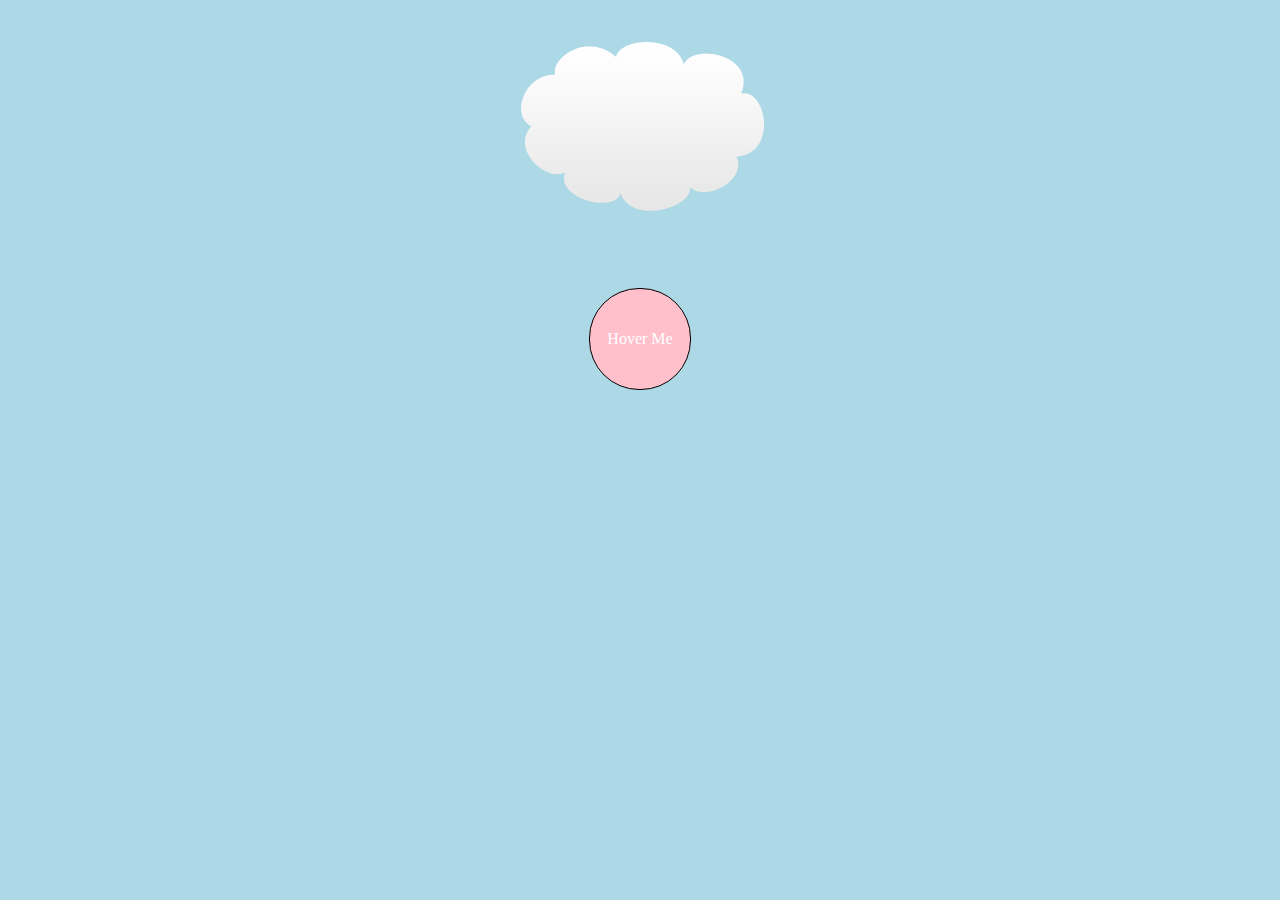
<file: index.html>
<!DOCTYPE html>
<head>
  <title>Basket Example</title>
  <link href="style.css" rel="stylesheet" type="text/css" />
</head>
<body>
  <div class="wrapper">
    <img src="mario-examples/img/cloud.png" />
    <div class="circle">Hover Me</div>
  </div>
</body>
</file>
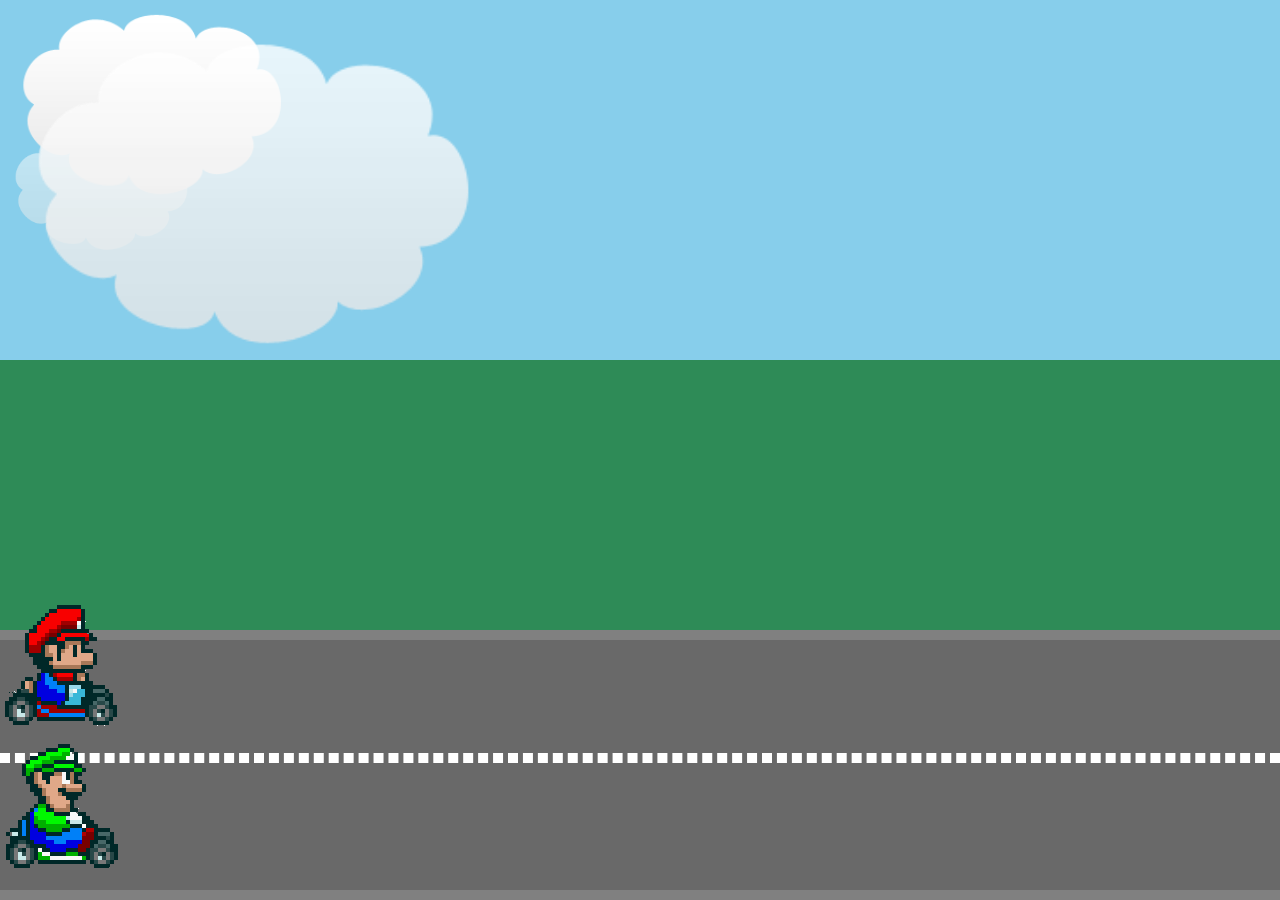
<file: mario-examples/index.html>
<!DOCTYPE html>
<head>
  <title>Mario Kart Animations</title>
  <link href="style.css" rel="stylesheet" type="text/css" />
</head>
<body>
  <div class="sky">
    <img class="cloud" src="img/cloud.png" />
    <img class="cloud" src="img/cloud.png" />
    <img class="cloud" src="img/cloud.png" />
  </div>
  <div class="grass"></div>
  <div class="road">
    <div class="lines"></div>
    <img class="mario" src="img/mario.png" />
    <img class="luigi" src="img/luigi.png" />
  </div>
</body>
</file>
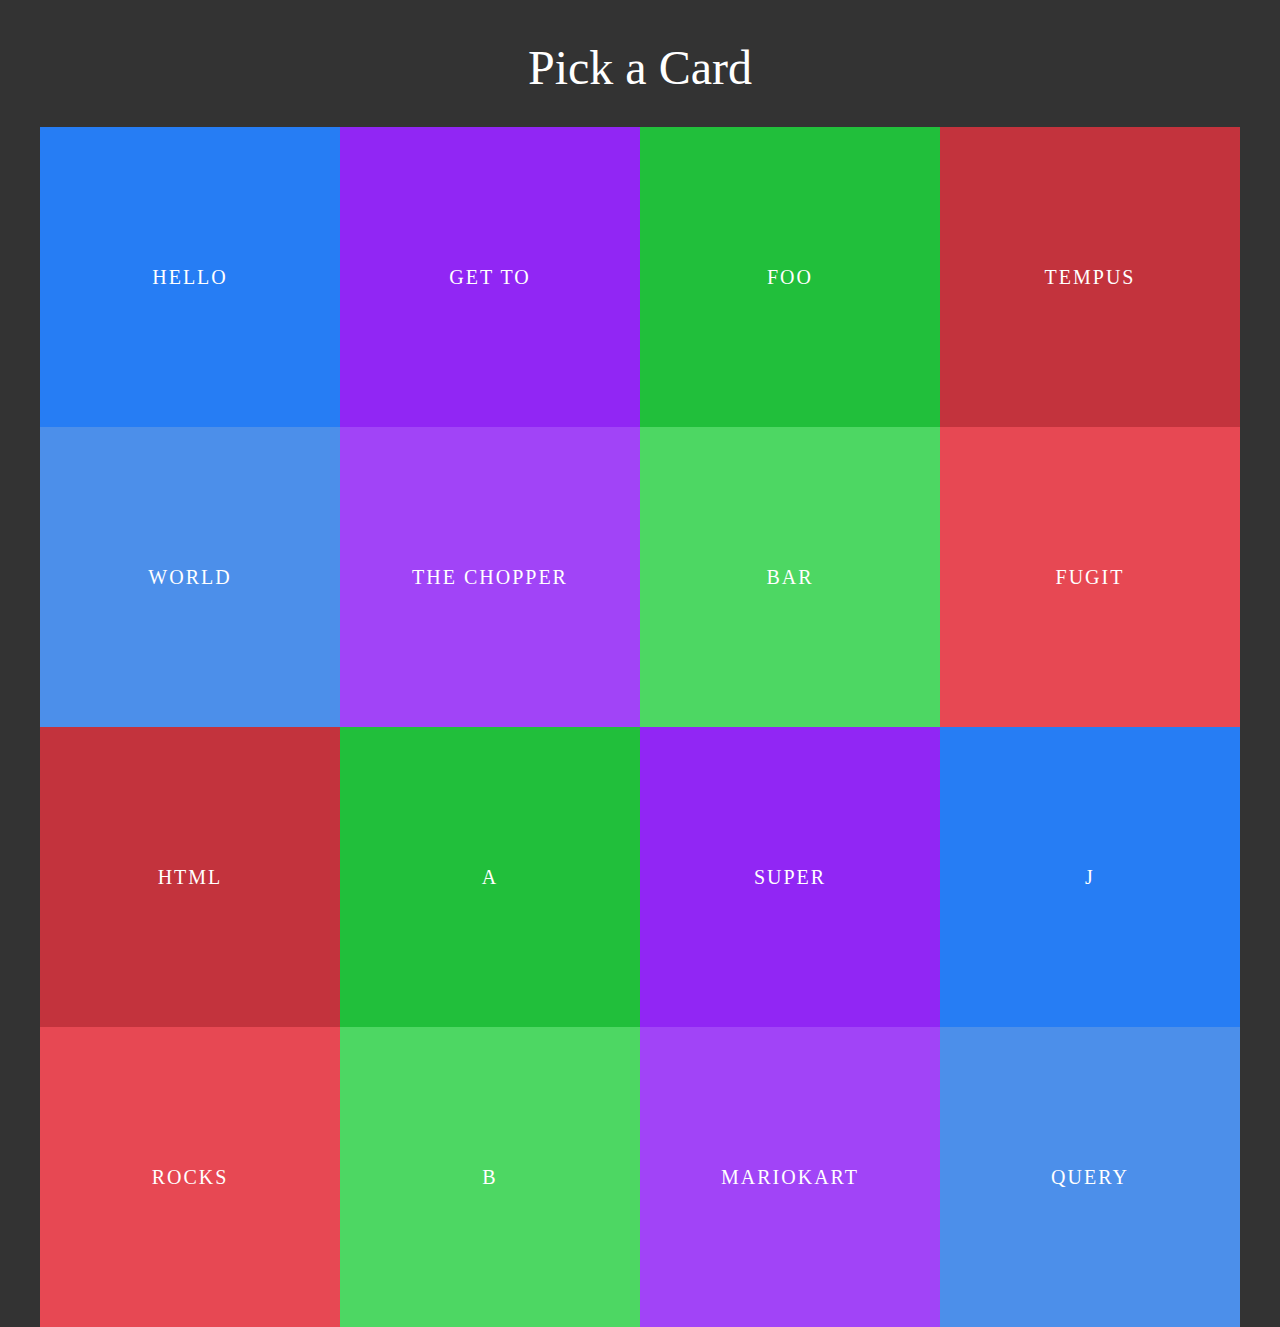
<file: rotate-examples/panels.html>
<!DOCTYPE html>
<head>
  <title>Basket Example</title>
  <link href="style.css" rel="stylesheet" type="text/css">
</head>
<body>
  <div class="wrapper">
    <h1>Pick a Card</h1>
    <ul class="panels">
      <li>
        <div class="front" style="background: #267df4">Hello</div>
        <div class="back" style="background: #4c8fea">World</div>
      </li>
      <li>
        <div class="front" style="background: #9126f4">Get to</div>
        <div class="back" style="background: #a144f7">The chopper</div>
      </li>
      <li>
        <div class="front" style="background: #21bf3b">foo</div>
        <div class="back" style="background: #4dd763">bar</div>
      </li>
      <li>
        <div class="front" style="background: #c3333d">tempus</div>
        <div class="back" style="background: #e74853">fugit</div>
      </li>
      <li>
        <div class="front" style="background: #c3333d">html</div>
        <div class="back" style="background: #e74853">rocks</div>
      </li>
      <li>
        <div class="front" style="background: #21bf3b">A</div>
        <div class="back" style="background: #4dd763">B</div>
      </li>
      <li>
        <div class="front" style="background: #9126f4">Super</div>
        <div class="back" style="background: #a144f7">Mariokart</div>
      </li>
      <li>
        <div class="front" style="background: #267df4">j</div>
        <div class="back" style="background: #4c8fea">Query</div>
      </li>
    </ul>
  </div>
</body>
</file>
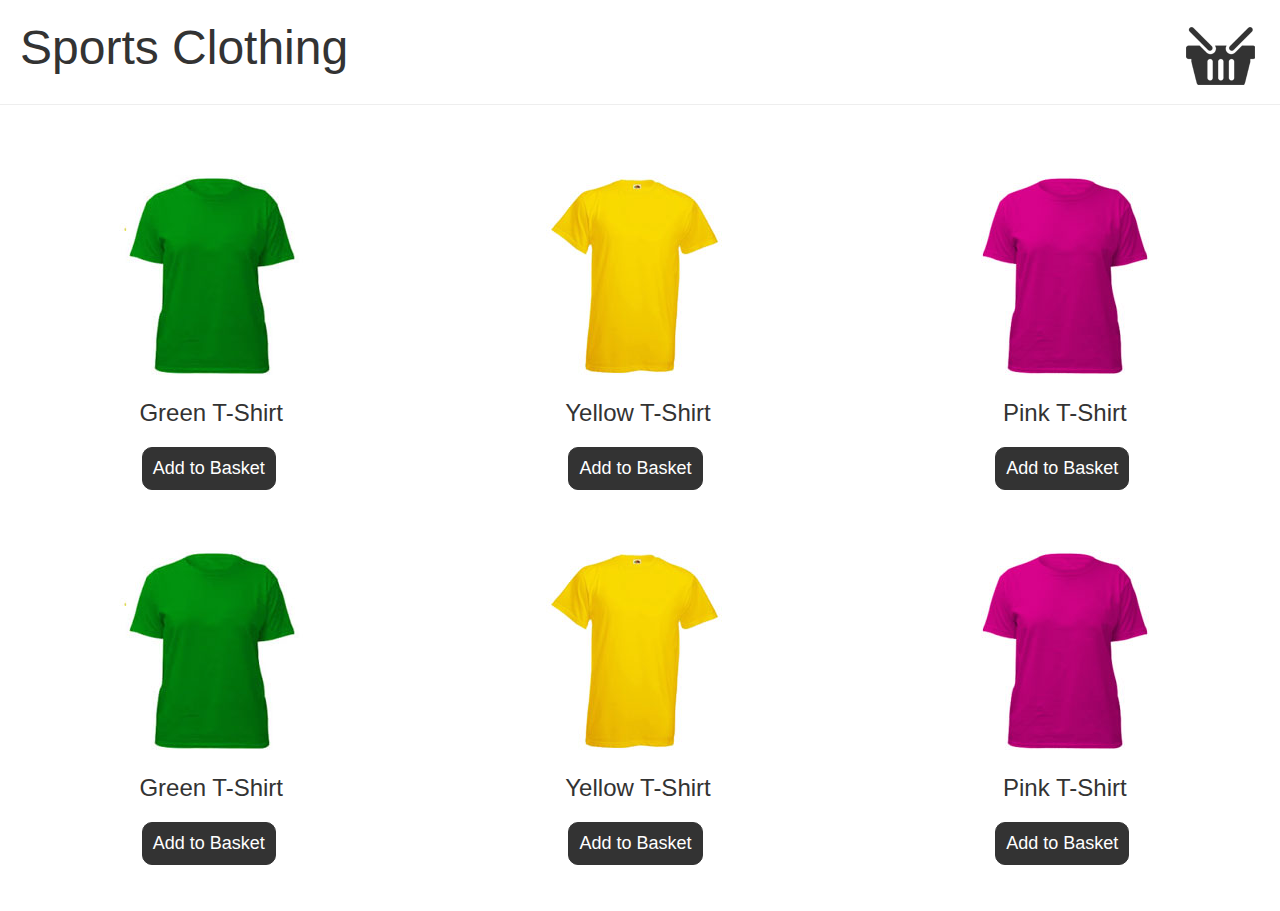
<file: web-examples/basket.html>
<!DOCTYPE html>
<head>
  <title>Basket Example</title>
  <link href="style.css" rel="stylesheet" type="text/css">
  <script src="https://code.jquery.com/jquery-1.12.3.min.js" integrity="sha256-aaODHAgvwQW1bFOGXMeX+pC4PZIPsvn2h1sArYOhgXQ=" crossorigin="anonymous"></script>
</head>
<body class="basket">
  <header>
    <h1>Sports Clothing</h1>
    <div class="basket-icon"><img src="img/basket.png"></div>
  </header>
  <ul class="products">
    <li>
      <img src="img/t-1.jpg">
      <h2>Green T-Shirt</h2>
      <button>Add to Basket</button>
    </li>
    <li>
      <img src="img/t-2.jpg">
      <h2>Yellow T-Shirt</h2>
      <button>Add to Basket</button>
    </li>
    <li>
      <img src="img/t-3.jpg">
      <h2>Pink T-Shirt</h2>
      <button>Add to Basket</button>
    </li>
    <li>
      <img src="img/t-1.jpg">
      <h2>Green T-Shirt</h2>
      <button>Add to Basket</button>
    </li>
    <li>
      <img src="img/t-2.jpg">
      <h2>Yellow T-Shirt</h2>
      <button>Add to Basket</button>
    </li>
    <li>
      <img src="img/t-3.jpg">
      <h2>Pink T-Shirt</h2>
      <button>Add to Basket</button>
    </li>
  </ul>
  <script>
    
  </script>
</body>
</file>
<file: style.css>
body {
  background: lightblue;
  text-align: center;
}

img {
}

.wrapper {
  width: 100%;
  padding: 20px;
  box-sizing: border-box;
}

.circle {
  width: 100px;
  padding: 50px 0;
  line-height: 0;
  margin: 60px auto;
  border: 1px solid black;
  background: pink;
  color: white;
  border-radius: 50px;
  cursor: pointer;
  transition: background 1s, transform 0.3s 1s ease;
}

.circle:hover {
  background: salmon;
  transform: rotate(360deg);
}
</file>
<file: mario-examples/style.css>
/*// BASE STYLES //*/

html,
body {
  height: 100%;
  width: 100%;
  overflow: hidden;
  margin: 0;
}

.grass,
.sky,
.road {
  position: relative;
}

.sky {
  height: 40%;
  background: skyblue;
}

.cloud {
  position: absolute;
}

.cloud:nth-child(1) {
  width: 200px;
  top: 120px;
  opacity: 0.5;
  animation: wind 80s linear infinite reverse;
}

.cloud:nth-child(2) {
  width: 300px;
  top: 0;
  animation: wind 50s linear infinite reverse;
}

.cloud:nth-child(3) {
  width: 500px;
  top: 20px;
  opacity: 0.8;
  animation: wind 100s linear infinite reverse;
}

.grass {
  height: 30%;
  background: seagreen;
}

.road {
  height: 30%;
  background: dimgrey;
  box-sizing: border-box;
  border-top: 10px solid grey;
  border-bottom: 10px solid grey;
  width: 100%;
}

.lines {
  box-sizing: border-box;
  border: 5px dashed #fff;
  height: 0px;
  width: 100%;
  position: absolute;
  top: 45%;
}

/*// ELEMENTS TO ANIMATE //*/
.mario {
  position: absolute;
  top: -40px;
  left: 0px;
  animation: drive 3s both infinite linear, jump 0.3s 1.2s ease;
}

.luigi {
  position: absolute;
  top: 100px;
  left: 0px;
  animation-name: drive;
  animation-duration: 5s;
  animation-fill-mode: both;
  animation-iteration-count: infinite;
  animation-direction: alternate;
  animation-timing-function: cubic-bezier(0.42, 0, 58, 1);
}

/*// KEYFRAMES //*/
@keyframes drive {
  from {
    transform: translateX(-200px);
    animation-timing-function: cubic-bezier(0, 0.77, 1, 0.28);
  }
  to {
    transform: translateX(2400px);
  }
}

@keyframes wind {
  from {
    left: -300px;
  }

  to {
    left: 100%;
  }
}

@keyframes jump {
  0% {
    top: -40px;
  }
  50% {
    top: -100px;
  }
  100% {
    top: -40px;
  }
}
</file>
<file: rotate-examples/style.css>
body{
  background: #333;
  font-family: verdana;
}

.wrapper{
  width: 100%;
  max-width: 1200px;
  margin: 40px auto;
}

h1{
  color: #fff;
  font-weight: normal;
  text-align: center;
  font-size: 48px;
}

.panels{
  list-style-type: none;
  padding: 0;
}

.panels li{
  position: relative;
  width: 25%;
  margin: 0;
  display: block;
  box-sizing: border-box;
  float: left
}

.panels li div{
  width: 100%;
  padding: 50% 0;
  text-align: center;
  color: #fff;
  font-size: 20px;
  text-transform: uppercase;
  letter-spacing: 2px;
  line-height: 0;
  cursor: pointer;
}

/*// ANIMATION STYLES //*/
</file>
<file: web-examples/style.css>
/*// POP-UP BASE STYLES //*/

body {
  margin: 0;
  position: relative;
}
body.pop-up {
  background: #222;
}
* {
  font-family: Calibri, sans-serif;
  font-weight: normal;
  color: #333;
}
h1 {
  font-size: 48px;
  margin: 10px 0;
}
p {
  margin-bottom: 40px;
}
#pop-up {
  position: relative;
  top: 200px;
  width: 500px;
  margin: 0 auto;
  text-align: center;
  animation: drop 0.5s ease forwards, swing 2s 3s ease;
  transform-origin: 10px 10px;
}
#pop-up .container {
  background: #f0e4d4;
  padding: 30px;
  position: absolute;
  top: 50px;
  width: 100%;
  box-sizing: border-box;
}
#pop-up input {
  padding: 10px;
  border: 0;
  border-radius: 10px 0 0 10px;
  border: 1px solid #333;
  font-size: 18px;
}
button {
  padding: 10px;
  border: 0;
  color: #fff;
  background: #333;
  margin-left: -5px;
  margin-left: -5px;
  border-radius: 0 10px 10px 0;
  border: 1px solid #333;
  font-size: 18px;
}
.cross {
  position: absolute;
  top: 10px;
  left: 10px;
  background: #555;
  color: #ddd;
  font-weight: bold;
  width: 22px;
  height: 22px;
  text-align: center;
  border-radius: 11px;
}

/*// POP-UP ANIMATION STYLES //*/
#pop-up {
  top: -400px;
}

@keyframes drop {
  0% {
    opacity: 0;
  }
  70% {
    transform: translateY(700px);
  }
  100% {
    transform: translateY(650px);
    opacity: 1;
  }
}

@keyframes swing {
  0% {
    transform: translateY(650px) rotateZ(0deg);
  }
  40% {
    transform: translateY(650px) rotateZ(90deg);
  }
  70% {
    transform: translateY(650px) rotateZ(70deg);
  }
  100% {
    transform: translateY(650px) rotateZ(75deg);
  }
}

/*// BASKET BASE STYLES //*/

header {
  padding: 10px 20px;
  border-bottom: 1px solid #eee;
  background: #fff;
}
header:after {
  display: block;
  content: "";
  clear: both;
}
.basket ul {
  padding: 0;
  margin-top: 40px;
}
.basket li {
  display: inline-block;
  list-style-type: none;
  width: 30%;
  margin: 30px 1.5%;
  text-align: center;
}
.basket button {
  border-radius: 10px;
  cursor: pointer;
}
.basket header div {
  float: right;
  position: relative;
  z-index: 1;
}
.basket header h1 {
  float: left;
}

/*// BASKET ANIMATION STYLES //*/
</file>
